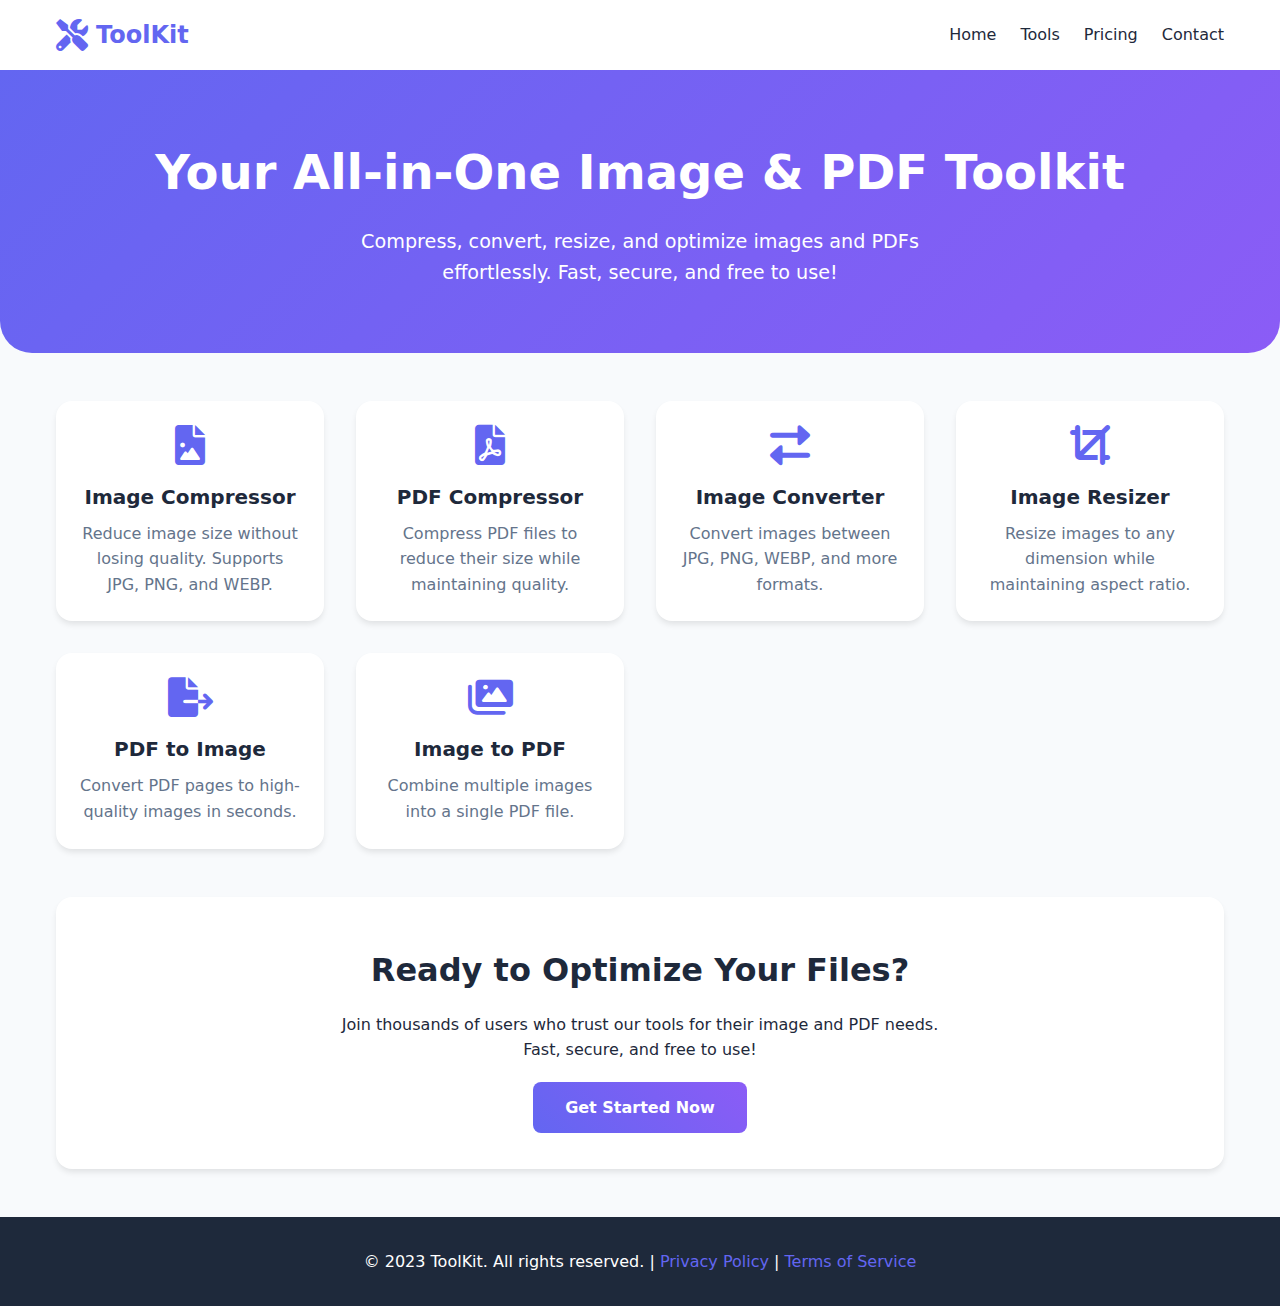
<file: index.html>
<!DOCTYPE html>
<html lang="en">
<head>
    <meta charset="UTF-8">
    <meta name="viewport" content="width=device-width, initial-scale=1.0">
    <meta name="description" content="All-in-one online toolkit for images and PDFs. Compress, convert, resize, and optimize images and PDFs effortlessly.">
    <meta name="keywords" content="image compressor, PDF tools, image tools, online tools, compress images, optimize PDFs">
    <title>Image & PDF Tools | All-in-One Online Toolkit</title>
    <link rel="stylesheet" href="https://cdnjs.cloudflare.com/ajax/libs/font-awesome/6.0.0/css/all.min.css">
    <style>
        :root {
            --primary: #6366f1;
            --secondary: #4f46e5;
            --accent: #8b5cf6;
            --background: #f8fafc;
            --text: #1e293b;
            --shadow: 0 4px 6px -1px rgba(0, 0, 0, 0.1);
        }

        * {
            box-sizing: border-box;
            margin: 0;
            padding: 0;
        }

        body {
            font-family: 'Inter', system-ui, -apple-system, sans-serif;
            line-height: 1.6;
            background: var(--background);
            color: var(--text);
            min-height: 100vh;
        }

        .container {
            max-width: 1200px;
            margin: 0 auto;
            padding: 0 1rem;
        }

        header {
            background: white;
            box-shadow: var(--shadow);
            padding: 1rem 0;
        }

        .navbar {
            display: flex;
            justify-content: space-between;
            align-items: center;
        }

        .logo {
            font-size: 1.5rem;
            font-weight: 700;
            color: var(--primary);
            display: flex;
            align-items: center;
            gap: 0.5rem;
        }

        .logo i {
            font-size: 2rem;
        }

        .nav-links {
            display: flex;
            gap: 1.5rem;
        }

        .nav-links a {
            text-decoration: none;
            color: var(--text);
            font-weight: 500;
            transition: color 0.2s ease;
        }

        .nav-links a:hover {
            color: var(--primary);
        }

        .hero {
            text-align: center;
            padding: 4rem 0;
            background: linear-gradient(135deg, var(--primary), var(--accent));
            color: white;
            border-radius: 0 0 2rem 2rem;
            margin-bottom: 2rem;
        }

        .hero h1 {
            font-size: 3rem;
            margin-bottom: 1rem;
        }

        .hero p {
            font-size: 1.2rem;
            max-width: 600px;
            margin: 0 auto;
        }

        .tools-grid {
            display: grid;
            grid-template-columns: repeat(auto-fit, minmax(250px, 1fr));
            gap: 2rem;
            margin: 3rem 0;
        }

        .tool-card {
            background: white;
            border-radius: 1rem;
            padding: 1.5rem;
            box-shadow: var(--shadow);
            text-align: center;
            transition: transform 0.2s ease;
        }

        .tool-card:hover {
            transform: translateY(-5px);
        }

        .tool-card i {
            font-size: 2.5rem;
            color: var(--primary);
            margin-bottom: 1rem;
        }

        .tool-card h3 {
            font-size: 1.25rem;
            margin-bottom: 0.5rem;
        }

        .tool-card p {
            color: #64748b;
        }

        .cta-section {
            background: white;
            padding: 3rem;
            text-align: center;
            border-radius: 1rem;
            box-shadow: var(--shadow);
            margin: 3rem 0;
        }

        .cta-section h2 {
            font-size: 2rem;
            margin-bottom: 1rem;
        }

        .cta-section p {
            max-width: 600px;
            margin: 0 auto 2rem;
        }

        .cta-button {
            background: linear-gradient(45deg, var(--primary), var(--accent));
            color: white;
            padding: 1rem 2rem;
            border-radius: 0.5rem;
            text-decoration: none;
            font-weight: 600;
            transition: transform 0.2s ease;
        }

        .cta-button:hover {
            transform: translateY(-2px);
        }

        footer {
            background: var(--text);
            color: white;
            padding: 2rem 0;
            text-align: center;
            margin-top: 3rem;
        }

        footer a {
            color: var(--primary);
            text-decoration: none;
        }

        @media (max-width: 768px) {
            .nav-links {
                display: none;
            }

            .hero h1 {
                font-size: 2rem;
            }

            .hero p {
                font-size: 1rem;
            }

            .tools-grid {
                grid-template-columns: 1fr;
            }

            .cta-section {
                padding: 2rem 1rem;
            }
        }
    </style>
</head>
<body>
    <header>
        <div class="container">
            <nav class="navbar">
                <div class="logo">
                    <i class="fas fa-tools"></i>
                    ToolKit
                </div>
                <div class="nav-links">
                    <a href="#">Home</a>
                    <a href="#">Tools</a>
                    <a href="#">Pricing</a>
                    <a href="#">Contact</a>
                </div>
            </nav>
        </div>
    </header>

    <section class="hero">
        <div class="container">
            <h1>Your All-in-One Image & PDF Toolkit</h1>
            <p>Compress, convert, resize, and optimize images and PDFs effortlessly. Fast, secure, and free to use!</p>
        </div>
    </section>

    <div class="container">
        <section class="tools-grid">
            <div class="tool-card" onclick="window.open('/Tools/img-compress.html','_blank');" style="cursor: pointer;">
                <i class="fas fa-file-image"></i>
                <h3>Image Compressor</h3>
                <p>Reduce image size without losing quality. Supports JPG, PNG, and WEBP.</p>
            </div>

            <div class="tool-card"  onclick="window.open('/Tools/pdf-compressor.html','_blank');" style="cursor: pointer;">
                <i class="fas fa-file-pdf"></i>
                <h3>PDF Compressor</h3>
                <p>Compress PDF files to reduce their size while maintaining quality.</p>
            </div>
             <div class="tool-card" onclick="window.open('/Tools/img-converter.html','_blank');" style="cursor: pointer;">
                <i class="fas fa-exchange-alt"></i>
                <h3>Image Converter</h3>
                <p>Convert images between JPG, PNG, WEBP, and more formats.</p>
            </div>
            <div class="tool-card" onclick="window.open('/Tools/img-resizer.html','_blank');" style="cursor: pointer;">
                <i class="fas fa-crop"></i>
                <h3>Image Resizer</h3>
                <p>Resize images to any dimension while maintaining aspect ratio.</p>
            </div>
            <div class="tool-card" onclick="window.open('/Tools/pdf-img.html','_blank');" style="cursor: pointer;">
                <i class="fas fa-file-export"></i>
                <h3>PDF to Image</h3>
                <p>Convert PDF pages to high-quality images in seconds.</p>
            </div>
           <div class="tool-card" onclick="window.open('/Tools/img-pdf.html','_blank');" style="cursor: pointer;">
                <i class="fas fa-images"></i>
                <h3>Image to PDF</h3>
                <p>Combine multiple images into a single PDF file.</p>
            </div>
        </section>

        <section class="cta-section">
            <h2>Ready to Optimize Your Files?</h2>
            <p>Join thousands of users who trust our tools for their image and PDF needs. Fast, secure, and free to use!</p>
            <a href="#" class="cta-button">Get Started Now</a>
        </section>
    </div>

    <footer>
        <div class="container">
            <p>&copy; 2023 ToolKit. All rights reserved. | <a href="#">Privacy Policy</a> | <a href="#">Terms of Service</a></p>
        </div>
    </footer>
</body>
</html>
</file>
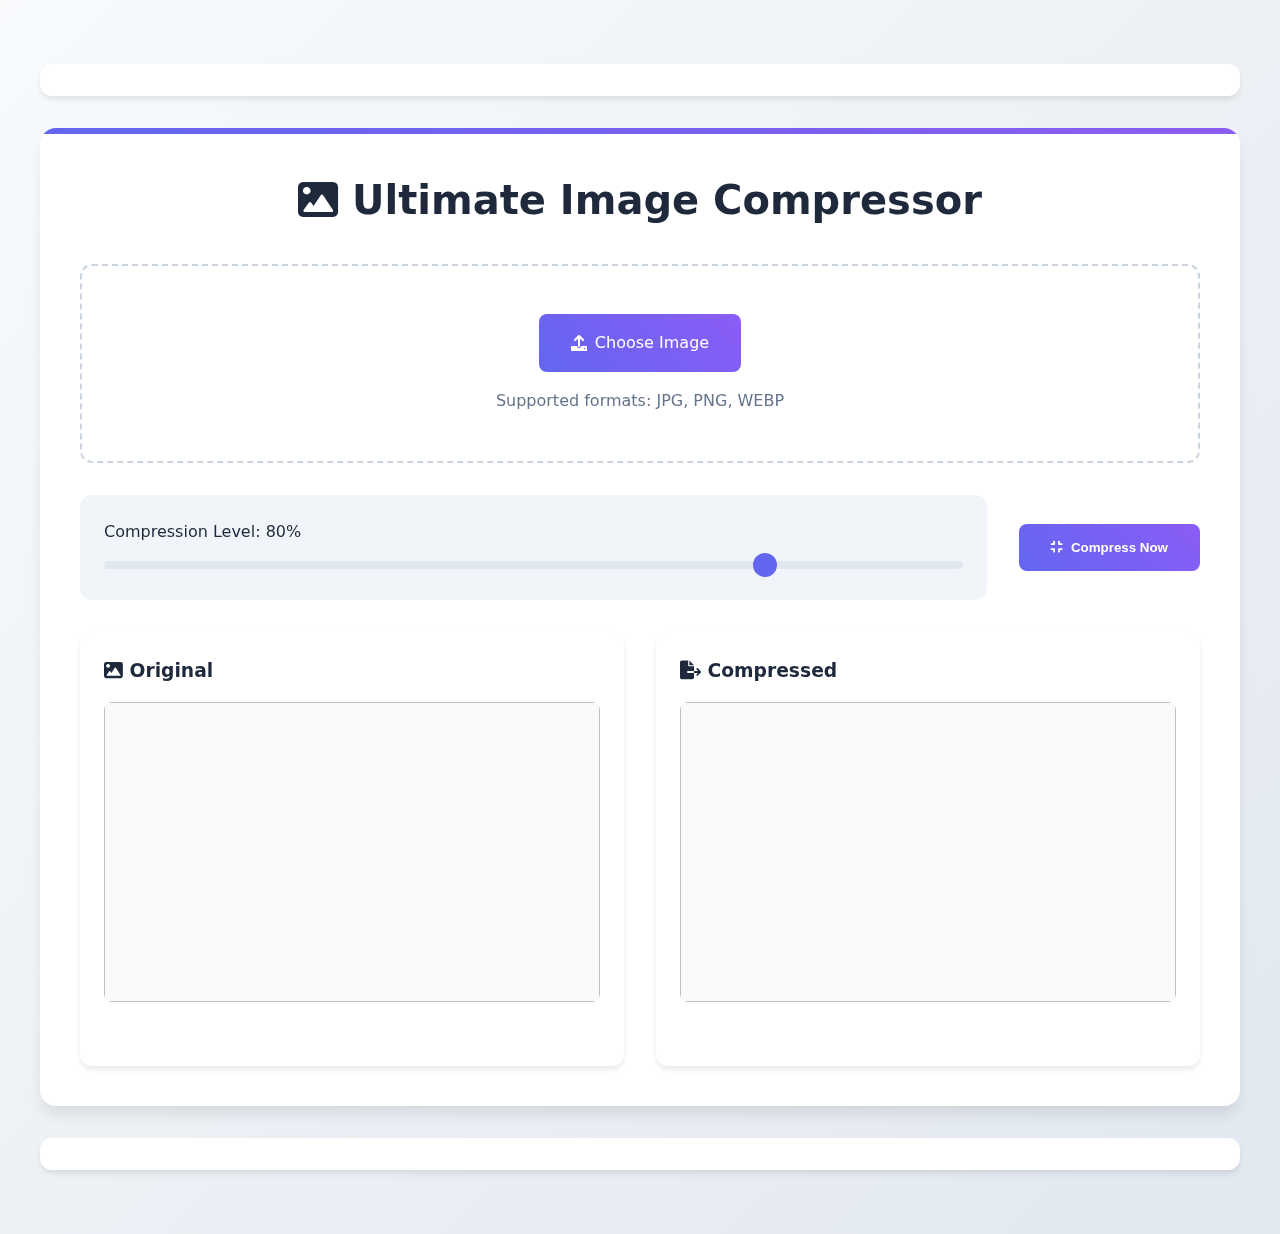
<file: img-compress.html>
<!DOCTYPE html>
<html lang="en">
<head>
    <meta charset="UTF-8">
    <meta name="viewport" content="width=device-width, initial-scale=1.0">
    <meta name="description" content="Compress images online for free with our responsive image compression tool. Optimize JPG, PNG, and WEBP images while maintaining quality.">
    <meta name="keywords" content="image compressor, optimize images, reduce image size, online image compression">
    <title>Ultimate Image Compressor | Optimize Images Online</title>
    <script async src="https://pagead2.googlesyndication.com/pagead/js/adsbygoogle.js?client=ca-pub-8670806101233381"
     crossorigin="anonymous"></script>
    <link rel="stylesheet" href="https://cdnjs.cloudflare.com/ajax/libs/font-awesome/6.0.0/css/all.min.css">
    <link rel="stylesheet" href="style.css">
</head>
<body>
    <div class="container">
        <div class="ad-banner" id="ad-top">
            <!-- Replace with your AdSense code -->
            <!-- Image Compressor -->
        <ins class="adsbygoogle"
             style="display:block"
             data-ad-client="ca-pub-8670806101233381"
             data-ad-slot="3147800292"
             data-ad-format="auto"
             data-full-width-responsive="true"></ins>
        </div>

        <main class="tool-container">
            <h1><i class="fas fa-image"></i> Ultimate Image Compressor</h1>
            
            <div class="input-group">
                <label class="custom-file-input">
                    <i class="fas fa-upload"></i>
                    Choose Image
                    <input type="file" id="imageInput" accept="image/*">
                </label>
                <p style="margin-top: 1rem; color: #64748b;">Supported formats: JPG, PNG, WEBP</p>
            </div>

            <div class="compression-controls">
                <div class="quality-container">
                    <label>Compression Level: <span id="qualityValue">80</span>%</label>
                    <input type="range" id="qualitySlider" class="quality-slider" 
                           min="10" max="100" value="80">
                </div>
                <button id="compressBtn">
                    <i class="fas fa-compress"></i>
                    Compress Now
                </button>
            </div>

            <div class="image-preview">
                <div class="preview-card">
                    <h3><i class="fas fa-image"></i> Original</h3>
                    <img id="originalPreview" class="preview-image">
                    <div class="stats" id="originalStats"></div>
                </div>
                <div class="preview-card">
                    <h3><i class="fas fa-file-export"></i> Compressed</h3>
                    <img id="compressedPreview" class="preview-image">
                    <div class="stats" id="compressedStats"></div>
                    <a id="downloadLink">
                        <button style="width: 100%;">
                            <i class="fas fa-download"></i>
                            Download Compressed Image
                        </button>
                    </a>
                </div>
            </div>
        </main>

        <div class="ad-banner" id="ad-side">
            <!-- Replace with your AdSense code -->
            <ins class="adsbygoogle"
             style="display:block"
             data-ad-client="ca-pub-8670806101233381"
             data-ad-slot="3147800292"
             data-ad-format="auto"
             data-full-width-responsive="true"></ins>
        </div>
    </div>

    <script>
        const imageInput = document.getElementById('imageInput');
        const qualitySlider = document.getElementById('qualitySlider');
        const qualityValue = document.getElementById('qualityValue');
        const compressBtn = document.getElementById('compressBtn');
        const downloadLink = document.getElementById('downloadLink');

        // Update quality value display
        qualitySlider.addEventListener('input', () => {
            qualityValue.textContent = qualitySlider.value;
        });

        // Compression handler
        compressBtn.addEventListener('click', async () => {
            if (!imageInput.files[0]) {
                alert('Please select an image first!');
                return;
            }

            compressBtn.disabled = true;
            compressBtn.innerHTML = '<i class="fas fa-spinner fa-spin"></i> Compressing...';

            try {
                const file = imageInput.files[0];
                const quality = qualitySlider.value / 100;
                const compressedFile = await compressImage(file, quality);
                
                displayCompressedImage(compressedFile);
                updateDownloadLink(compressedFile);
            } catch (error) {
                alert('Error: ' + error.message);
            } finally {
                compressBtn.disabled = false;
                compressBtn.innerHTML = '<i class="fas fa-compress"></i> Compress Now';
            }
        });

        // Image compression function
        function compressImage(file, quality) {
            return new Promise((resolve, reject) => {
                const reader = new FileReader();
                reader.onload = (e) => {
                    const img = new Image();
                    img.onload = () => {
                        const canvas = document.createElement('canvas');
                        const ctx = canvas.getContext('2d');
                        
                        canvas.width = img.width;
                        canvas.height = img.height;
                        ctx.drawImage(img, 0, 0);
                        
                        canvas.toBlob((blob) => {
                            resolve(new File([blob], `compressed_${file.name}`, {
                                type: 'image/jpeg',
                                lastModified: Date.now()
                            }));
                        }, 'image/jpeg', quality);
                    };
                    img.onerror = reject;
                    img.src = e.target.result;
                };
                reader.onerror = reject;
                reader.readAsDataURL(file);
            });
        }

        // Update download link
        function updateDownloadLink(compressedFile) {
            const url = URL.createObjectURL(compressedFile);
            downloadLink.href = url;
            downloadLink.download = compressedFile.name;
            downloadLink.style.display = 'block';
        }

        // Display compressed image
        function displayCompressedImage(compressedFile) {
            const url = URL.createObjectURL(compressedFile);
            document.getElementById('compressedPreview').src = url;
            document.getElementById('compressedStats').textContent = 
                `Size: ${formatBytes(compressedFile.size)}`;
        }

        // File size formatter
        function formatBytes(bytes) {
            const units = ['B', 'KB', 'MB', 'GB'];
            let i = 0;
            while (bytes >= 1024 && i < units.length - 1) {
                bytes /= 1024;
                i++;
            }
            return `${bytes.toFixed(2)} ${units[i]}`;
        }

        // Initial image preview
        imageInput.addEventListener('change', function(e) {
            const file = e.target.files[0];
            if (file) {
                const url = URL.createObjectURL(file);
                document.getElementById('originalPreview').src = url;
                document.getElementById('originalStats').textContent = 
                    `Size: ${formatBytes(file.size)}`;
                downloadLink.style.display = 'none';
            }
        });

        // Initialize AdSense
        (adsbygoogle = window.adsbygoogle || []).push({});
    </script>
</body>
</html>
</file>
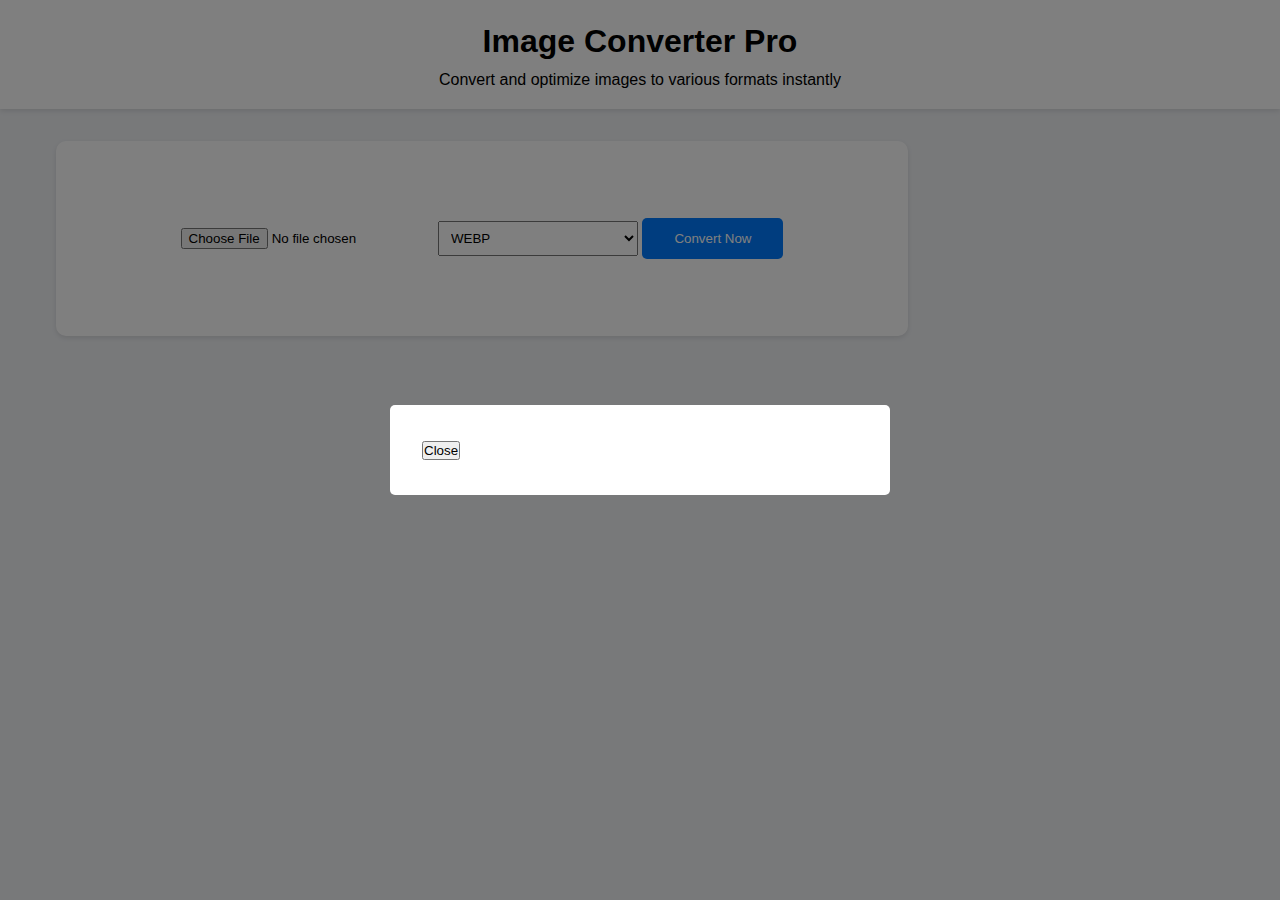
<file: img-converter.html>
<!DOCTYPE html>
<html lang="en">
<head>
    <meta charset="UTF-8">
    <meta name="viewport" content="width=device-width, initial-scale=1.0">
    <title>Image Converter Pro | Online Image Optimization Tool</title>
    <meta name="description" content="Free online image converter tool supporting multiple formats. Optimize and convert images to WebP, JPEG, PNG with SEO-friendly compression.">
    <meta name="keywords" content="image converter, optimize images, webp converter, image compression, online tool">
    <meta property="og:title" content="Image Converter Pro">
    <meta property="og:description" content="Free online image optimization and conversion tool supporting multiple formats">
    
    <!-- Google AdSense Script (Replace with your own) -->
    <script async src="https://pagead2.googlesyndication.com/pagead/js/adsbygoogle.js?client=ca-pub-8670806101233381"
     crossorigin="anonymous"></script>

    <style>
        /* Base Styles */
        * {
            box-sizing: border-box;
            margin: 0;
            padding: 0;
        }

        body {
            font-family: 'Arial', sans-serif;
            line-height: 1.6;
            background: #f0f2f5;
        }

        /* Header */
        .header {
            background: #ffffff;
            padding: 1rem;
            box-shadow: 0 2px 5px rgba(0,0,0,0.1);
            text-align: center;
        }

        /* Main Container */
        .container {
            max-width: 1200px;
            margin: 2rem auto;
            padding: 0 1rem;
            display: grid;
            grid-template-columns: 3fr 1fr;
            gap: 2rem;
        }

        /* Conversion Section */
        .converter-section {
            background: white;
            padding: 2rem;
            border-radius: 10px;
            box-shadow: 0 2px 5px rgba(0,0,0,0.1);
        }

        /* Ad Sections */
        .ad-section {
            margin: 1rem 0;
            text-align: center;
        }

        /* Responsive Design */
        @media (max-width: 768px) {
            .container {
                grid-template-columns: 1fr;
            }
        }

        /* Modal Styles */
        .modal {
            display: none;
            position: fixed;
            top: 0;
            left: 0;
            width: 100%;
            height: 100%;
            background: rgba(0,0,0,0.5);
            justify-content: center;
            align-items: center;
            z-index: 1000;
        }

        .modal-content {
            background: white;
            padding: 2rem;
            border-radius: 5px;
            width: 90%;
            max-width: 500px;
        }

        /* Conversion Interface */
        .converter-interface {
            margin: 2rem 0;
            text-align: center;
        }

        input[type="file"] {
            margin: 1rem 0;
        }

        .format-selector {
            padding: 0.5rem;
            margin: 1rem 0;
            width: 200px;
        }

        .convert-btn {
            background: #007bff;
            color: white;
            padding: 0.8rem 2rem;
            border: none;
            border-radius: 5px;
            cursor: pointer;
            transition: background 0.3s;
        }

        .convert-btn:hover {
            background: #0056b3;
        }
    </style>
</head>
<body>
    <!-- Ad Configuration Modal -->
    <div id="configModal" class="modal">
        <div class="modal-content">
             <ins class="adsbygoogle"
             style="display:block"
             data-ad-client="ca-pub-8670806101233381"
             data-ad-slot="3147800292"
             data-ad-format="auto"
             data-full-width-responsive="true"></ins>
            <button onclick="closeModal()">Close</button>
        </div>
    </div>

    <header class="header">
        <h1>Image Converter Pro</h1>
        <p>Convert and optimize images to various formats instantly</p>
    </header>

    <div class="container">
        <main class="converter-section">
            <div class="ad-section">
                <!-- Ad Unit 1 -->
                <ins class="adsbygoogle"
             style="display:block"
             data-ad-client="ca-pub-8670806101233381"
             data-ad-slot="3147800292"
             data-ad-format="auto"
             data-full-width-responsive="true"></ins>
                <script>
                    (adsbygoogle = window.adsbygoogle || []).push({});
                </script>
            </div>

            <div class="converter-interface">
                <input type="file" id="imageInput" accept="image/*">
                <select class="format-selector" id="formatSelect">
                    <option value="webp">WEBP</option>
                    <option value="jpeg">JPEG</option>
                    <option value="png">PNG</option>
                </select>
                <button class="convert-btn" onclick="convertImage()">Convert Now</button>
            </div>

            <div class="conversion-status" id="status"></div>
            <div class="gallery" id="gallery"></div>

            <div class="ad-section">
                <!-- Ad Unit 2 -->
                <ins class="adsbygoogle"
             style="display:block"
             data-ad-client="ca-pub-8670806101233381"
             data-ad-slot="3147800292"
             data-ad-format="auto"
             data-full-width-responsive="true"></ins>
                <script>
                    (adsbygoogle = window.adsbygoogle || []).push({});
                </script>
            </div>
        </main>

        <aside class="sidebar">
            <div class="ad-section">
                <!-- Vertical Ad Unit -->
               <ins class="adsbygoogle"
             style="display:block"
             data-ad-client="ca-pub-8670806101233381"
             data-ad-slot="3147800292"
             data-ad-format="auto"
             data-full-width-responsive="true"></ins>
                <script>
                    (adsbygoogle = window.adsbygoogle || []).push({});
                </script>
            </div>
        </aside>
    </div>

    <script>
        // Modal Handling
        window.onload = function() {
            document.getElementById('configModal').style.display = 'flex';
        }

        function closeModal() {
            document.getElementById('configModal').style.display = 'none';
        }

        function saveAdConfig() {
            const adUnitId = document.getElementById('adsenseId').value;
            // Store in localStorage and update ad units
            localStorage.setItem('adConfig', adUnitId);
            closeModal();
        }

        // Image Conversion Logic
        async function convertImage() {
            const input = document.getElementById('imageInput');
            const format = document.getElementById('formatSelect').value;
            const status = document.getElementById('status');
            
            if (!input.files[0]) {
                status.innerHTML = "Please select an image first!";
                return;
            }

            status.innerHTML = "Processing image...";
            
            const reader = new FileReader();
            reader.onload = async function(e) {
                const img = new Image();
                img.src = e.target.result;
                
                img.onload = function() {
                    const canvas = document.createElement('canvas');
                    canvas.width = img.width;
                    canvas.height = img.height;
                    
                    const ctx = canvas.getContext('2d');
                    ctx.drawImage(img, 0, 0);
                    
                    canvas.toBlob(function(blob) {
                        const url = URL.createObjectURL(blob);
                        const link = document.createElement('a');
                        link.download = `converted-image.${format}`;
                        link.href = url;
                        link.click();
                        status.innerHTML = "Conversion complete!";
                    }, `image/${format}`, 0.8);
                };
            };
            reader.readAsDataURL(input.files[0]);
        }

        // Initialize AdSense
        window.onload = function() {
            const storedConfig = localStorage.getItem('adConfig');
            if (!storedConfig) {
                document.getElementById('configModal').style.display = 'flex';
            }
        }
    </script>
</body>
</html>
</file>
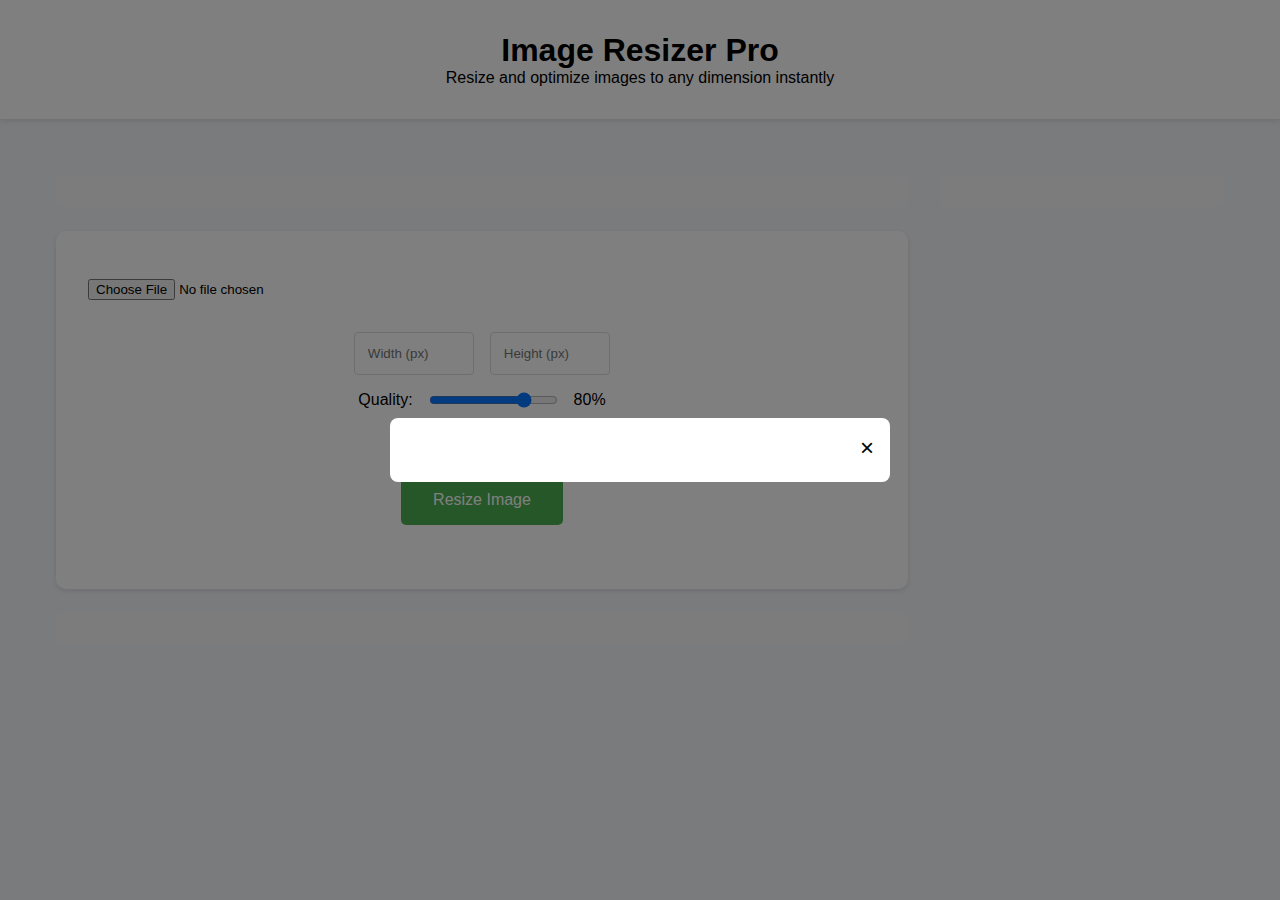
<file: img-resizer.html>
<!DOCTYPE html>
<html lang="en">
<head>
    <meta charset="UTF-8">
    <meta name="viewport" content="width=device-width, initial-scale=1.0">
    <title>Image Resizer Pro | Online Image Size Optimization Tool</title>
    <meta name="description" content="Free online image resizer tool. Resize and optimize images to any dimension with SEO-friendly compression. Supports JPG, PNG, and WebP formats.">
    <meta name="keywords" content="image resizer, resize images, image optimizer, online photo resizer, image compression">
    <meta property="og:title" content="Image Resizer Pro">
    <meta property="og:description" content="Free online image resizing and optimization tool">

    <!-- Google AdSense Script -->
     <script async src="https://pagead2.googlesyndication.com/pagead/js/adsbygoogle.js?client=ca-pub-8670806101233381"
     crossorigin="anonymous"></script>

    <style>
        * {
            box-sizing: border-box;
            margin: 0;
            padding: 0;
        }

        body {
            font-family: 'Arial', sans-serif;
            background: #f5f6fa;
        }

        .header {
            background: #ffffff;
            padding: 2rem;
            text-align: center;
            box-shadow: 0 2px 5px rgba(0,0,0,0.1);
        }

        .container {
            max-width: 1200px;
            margin: 2rem auto;
            padding: 0 1rem;
            display: grid;
            grid-template-columns: 3fr 1fr;
            gap: 2rem;
        }

        /* Resizer Interface Styles */
        .resizer-box {
            background: #ffffff;
            padding: 2rem;
            border-radius: 10px;
            box-shadow: 0 2px 5px rgba(0,0,0,0.1);
        }

        .ad-section {
            margin: 1.5rem 0;
            text-align: center;
            padding: 1rem;
            background: #f8f9fa;
            border-radius: 8px;
        }

        /* Modal Styles */
        .modal {
            display: none;
            position: fixed;
            top: 0;
            left: 0;
            width: 100%;
            height: 100%;
            background: rgba(0,0,0,0.5);
            justify-content: center;
            align-items: center;
            z-index: 1000;
        }

        .modal-content {
            background: white;
            padding: 2rem;
            border-radius: 8px;
            width: 90%;
            max-width: 500px;
            position: relative;
        }

        .close-btn {
            position: absolute;
            top: 1rem;
            right: 1rem;
            cursor: pointer;
            font-size: 1.5rem;
        }

        /* Responsive Design */
        @media (max-width: 768px) {
            .container {
                grid-template-columns: 1fr;
            }
            
            .resizer-box {
                padding: 1rem;
            }
        }

        /* Input Styles */
        .dimension-inputs {
            display: flex;
            gap: 1rem;
            justify-content: center;
            margin: 1rem 0;
        }

        input[type="number"] {
            padding: 0.8rem;
            width: 120px;
            border: 1px solid #ddd;
            border-radius: 4px;
        }

        .quality-control {
            margin: 1rem 0;
            display: flex;
            align-items: center;
            gap: 1rem;
            justify-content: center;
        }

        #resizeBtn {
            background: #4CAF50;
            color: white;
            padding: 1rem 2rem;
            border: none;
            border-radius: 5px;
            cursor: pointer;
            font-size: 1rem;
            transition: background 0.3s;
        }

        #resizeBtn:hover {
            background: #45a049;
        }
    </style>
</head>
<body>
    <!-- Ad Modal -->
    <div id="adModal" class="modal">
        <div class="modal-content">
            <span class="close-btn" onclick="closeAdModal()">&times;</span>
            <!-- Ad Unit for Modal -->
            
           <ins class="adsbygoogle"
             style="display:block"
             data-ad-client="ca-pub-8670806101233381"
             data-ad-slot="1234567890"
             data-ad-format="auto"
             data-full-width-responsive="true"></ins>
            <script>
                (adsbygoogle = window.adsbygoogle || []).push({});
            </script>
        </div>
    </div>

    <header class="header">
        <h1>Image Resizer Pro</h1>
        <p>Resize and optimize images to any dimension instantly</p>
    </header>

    <div class="container">
        <main>
            <div class="ad-section">
                <!-- Top Ad Unit -->
                
                 <ins class="adsbygoogle"
             style="display:block"
             data-ad-client="ca-pub-8670806101233381"
             data-ad-slot="0987654321"
             data-ad-format="auto"
             data-full-width-responsive="true"></ins>
                <script>
                    (adsbygoogle = window.adsbygoogle || []).push({});
                </script>
            </div>

            <div class="resizer-box">
                <input type="file" id="imageInput" accept="image/*" style="margin: 1rem 0;">
                
                <div class="dimension-inputs">
                    <input type="number" id="width" placeholder="Width (px)">
                    <input type="number" id="height" placeholder="Height (px)">
                </div>

                <div class="quality-control">
                    <label>Quality:</label>
                    <input type="range" id="quality" min="0.1" max="1" step="0.1" value="0.8">
                    <span id="qualityValue">80%</span>
                </div>

                <div style="text-align: center;">
                    <label>
                        <input type="checkbox" id="maintainAspect" checked> Maintain Aspect Ratio
                    </label>
                </div>

                <div style="text-align: center; margin: 2rem 0;">
                    <button id="resizeBtn" onclick="resizeImage()">Resize Image</button>
                </div>

                <div id="previewContainer" style="display: none;">
                    <h3>Preview:</h3>
                    <canvas id="previewCanvas"></canvas>
                </div>
            </div>

            <div class="ad-section">
                <!-- Bottom Ad Unit -->
             
                 <ins class="adsbygoogle"
             style="display:block"
             data-ad-client="ca-pub-8670806101233381"
             data-ad-slot="1122334455"
             data-ad-format="auto"
             data-full-width-responsive="true"></ins>
                <script>
                    (adsbygoogle = window.adsbygoogle || []).push({});
                </script>
            </div>
        </main>

        <aside>
            <div class="ad-section">
                <!-- Sidebar Ad Unit -->
               <ins class="adsbygoogle"
             style="display:block"
             data-ad-client="ca-pub-8670806101233381"
             data-ad-slot="5566778899"
             data-ad-format="auto"
             data-full-width-responsive="true"></ins>
               
                <script>
                    (adsbygoogle = window.adsbygoogle || []).push({});
                </script>
            </div>
        </aside>
    </div>

    <script>
        // Initialize Ad Modal
        window.onload = function() {
            document.getElementById('adModal').style.display = 'flex';
            initializeAdsense();
        }

        function closeAdModal() {
            document.getElementById('adModal').style.display = 'none';
        }

        function initializeAdsense() {
            // Initialize all ad units
            (adsbygoogle = window.adsbygoogle || []).push({});
        }

        // Image Resizing Logic
        let originalAspectRatio = 0;

        document.getElementById('imageInput').addEventListener('change', function(e) {
            const reader = new FileReader();
            reader.onload = function(event) {
                const img = new Image();
                img.onload = function() {
                    originalAspectRatio = img.width / img.height;
                    document.getElementById('width').value = img.width;
                    document.getElementById('height').value = img.height;
                };
                img.src = event.target.result;
            };
            reader.readAsDataURL(e.target.files[0]);
        });

        document.getElementById('maintainAspect').addEventListener('change', function() {
            if(this.checked && originalAspectRatio) {
                const width = document.getElementById('width').value;
                document.getElementById('height').value = Math.round(width / originalAspectRatio);
            }
        });

        document.getElementById('quality').addEventListener('input', function() {
            document.getElementById('qualityValue').textContent = 
                `${Math.round(this.value * 100)}%`;
        });

        function resizeImage() {
            const fileInput = document.getElementById('imageInput');
            const width = parseInt(document.getElementById('width').value);
            const height = parseInt(document.getElementById('height').value);
            const quality = parseFloat(document.getElementById('quality').value);

            if(!fileInput.files[0]) {
                alert('Please select an image first!');
                return;
            }

            const reader = new FileReader();
            reader.onload = function(event) {
                const img = new Image();
                img.onload = function() {
                    const canvas = document.getElementById('previewCanvas');
                    const ctx = canvas.getContext('2d');
                    
                    canvas.width = width;
                    canvas.height = height;
                    ctx.drawImage(img, 0, 0, width, height);

                    // Show preview
                    document.getElementById('previewContainer').style.display = 'block';

                    // Convert to Blob and download
                    canvas.toBlob(function(blob) {
                        const url = URL.createObjectURL(blob);
                        const a = document.createElement('a');
                        a.download = `resized-image-${width}x${height}.jpg`;
                        a.href = url;
                        a.click();
                    }, 'image/jpeg', quality);
                };
                img.src = event.target.result;
            };
            reader.readAsDataURL(fileInput.files[0]);
        }
    </script>
</body>
</html>
</file>
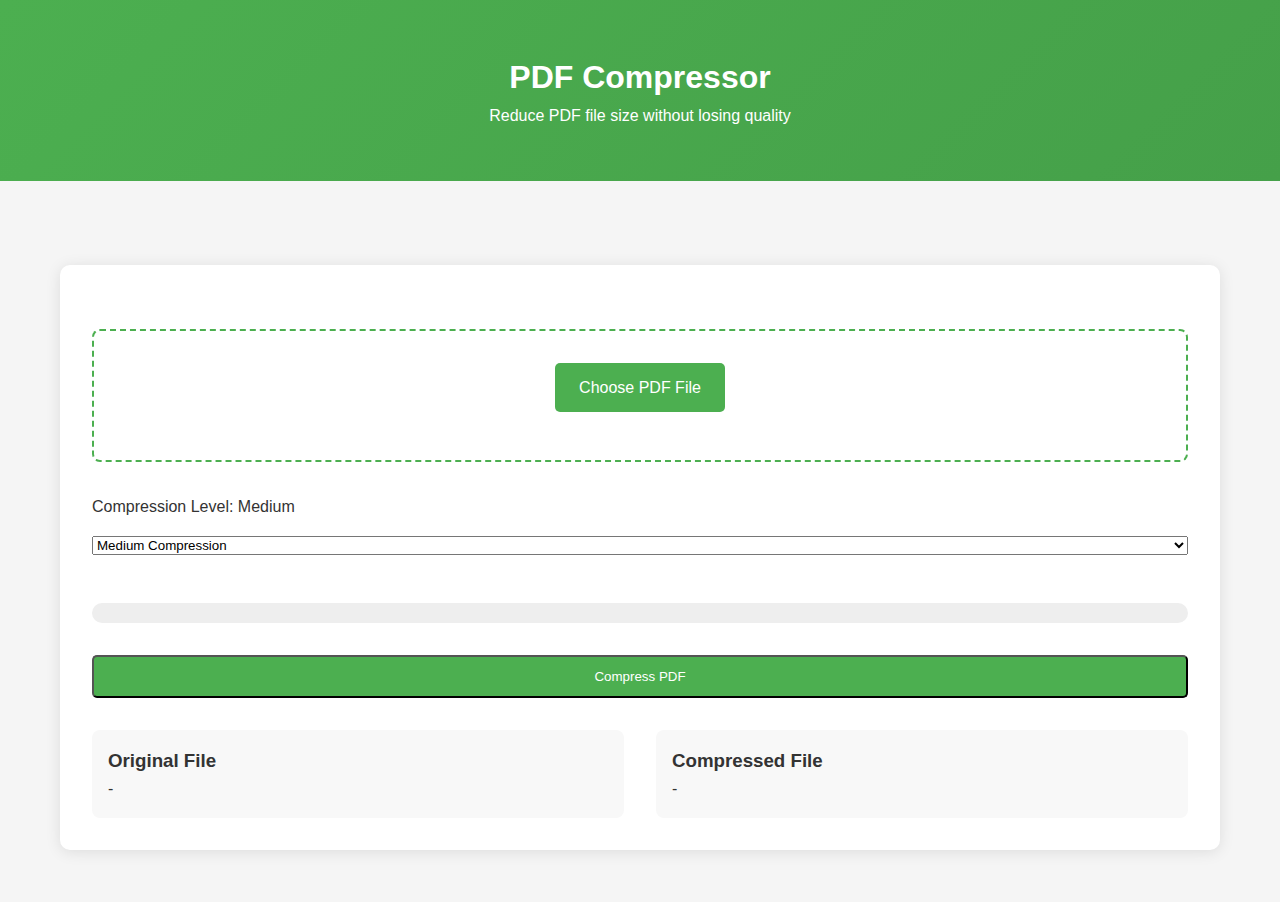
<file: pdf-compress.html>
<!DOCTYPE html>
<html lang="en">
<head>
    <meta charset="UTF-8">
    <meta name="viewport" content="width=device-width, initial-scale=1.0">
    <meta name="description" content="Compress PDF files online for free. Reduce PDF file size while maintaining quality. Secure and fast PDF compression tool.">
    <meta name="keywords" content="PDF compressor, reduce PDF size, PDF optimization, online PDF tools">
    <title>Online PDF Compressor | Reduce PDF File Size</title>
    <link rel="canonical" href="https://yourdomain.com/pdf-compressor">
      <script async src="https://pagead2.googlesyndication.com/pagead/js/adsbygoogle.js?client=ca-pub-8670806101233381"
     crossorigin="anonymous"></script>
    <style>
        :root {
            --primary: #4CAF50;
            --secondary: #45a049;
            --background: #f5f5f5;
            --text: #333;
        }

        * {
            box-sizing: border-box;
            margin: 0;
            padding: 0;
        }

        body {
            font-family: 'Arial', sans-serif;
            line-height: 1.6;
            background-color: var(--background);
            color: var(--text);
        }

        .container {
            max-width: 1200px;
            margin: 0 auto;
            padding: 20px;
        }

        .header {
            text-align: center;
            padding: 2rem 0;
            background: linear-gradient(135deg, var(--primary), var(--secondary));
            color: white;
        }

        .tool-container {
            background: white;
            padding: 2rem;
            border-radius: 10px;
            box-shadow: 0 2px 15px rgba(0,0,0,0.1);
            margin: 2rem 0;
        }

        .ad-section {
            margin: 2rem 0;
            text-align: center;
        }

        .file-upload {
            border: 2px dashed var(--primary);
            padding: 2rem;
            text-align: center;
            margin: 2rem 0;
            border-radius: 8px;
            transition: all 0.3s ease;
        }

        .file-upload:hover {
            background-color: rgba(76, 175, 80, 0.1);
        }

        input[type="file"] {
            display: none;
        }

        .custom-file-input {
            background-color: var(--primary);
            color: white;
            padding: 12px 24px;
            border-radius: 5px;
            cursor: pointer;
            display: inline-block;
            transition: background-color 0.3s;
        }

        .custom-file-input:hover {
            background-color: var(--secondary);
        }

        .compression-controls {
            margin: 2rem 0;
            display: grid;
            gap: 1rem;
        }

        .quality-slider {
            width: 100%;
            margin: 1rem 0;
        }

        .preview-section {
            display: grid;
            grid-template-columns: 1fr 1fr;
            gap: 2rem;
            margin-top: 2rem;
        }

        .preview-card {
            padding: 1rem;
            border-radius: 8px;
            background: #f8f8f8;
        }

        .progress-bar {
            width: 100%;
            height: 20px;
            background-color: #eee;
            border-radius: 10px;
            margin: 1rem 0;
            overflow: hidden;
        }

        .progress {
            width: 0%;
            height: 100%;
            background-color: var(--primary);
            transition: width 0.3s ease;
        }

        @media (max-width: 768px) {
            .preview-section {
                grid-template-columns: 1fr;
            }
        }
    </style>
</head>
<body>
    <header class="header">
        <div class="container">
            <h1>PDF Compressor</h1>
            <p>Reduce PDF file size without losing quality</p>
        </div>
    </header>

    <div class="ad-section">
        <!-- Google AdSense Header Ad -->
        <ins class="adsbygoogle"
             style="display:block"
             data-ad-client="ca-pub-8670806101233381"
             data-ad-slot="3147800292"
             data-ad-format="auto"
             data-full-width-responsive="true"></ins>
        <script>
             (adsbygoogle = window.adsbygoogle || []).push({});
        </script>
    </div>

    <div class="container">
        <main class="tool-container">
            <div class="file-upload">
                <label class="custom-file-input">
                    Choose PDF File
                    <input type="file" id="pdfInput" accept=".pdf">
                </label>
                <p id="fileName" style="margin-top: 1rem;"></p>
            </div>

            <div class="compression-controls">
                <div>
                    <label>Compression Level: <span id="compressionValue">Medium</span></label>
                    <select id="compressionLevel" class="quality-slider">
                        <option value="low">Low Compression</option>
                        <option value="medium" selected>Medium Compression</option>
                        <option value="high">High Compression</option>
                    </select>
                </div>
                
                <div class="progress-bar">
                    <div class="progress" id="compressionProgress"></div>
                </div>

                <button class="custom-file-input" id="compressBtn">Compress PDF</button>
            </div>

            <div class="preview-section">
                <div class="preview-card">
                    <h3>Original File</h3>
                    <p id="originalSize">-</p>
                </div>
                <div class="preview-card">
                    <h3>Compressed File</h3>
                    <p id="compressedSize">-</p>
                    <a id="downloadLink" style="display: none;">
                        <button class="custom-file-input">Download PDF</button>
                    </a>
                </div>
            </div>
        </main>

        <div class="ad-section">
            <!-- Google AdSense Footer Ad -->
           <ins class="adsbygoogle"
             style="display:block"
             data-ad-client="ca-pub-8670806101233381"
             data-ad-slot="3147800292"
             data-ad-format="auto"
             data-full-width-responsive="true"></ins>
            <script>
                 (adsbygoogle = window.adsbygoogle || []).push({});
            </script>
        </div>
    </div>

    <script>
        const pdfInput = document.getElementById('pdfInput');
        const compressionLevel = document.getElementById('compressionLevel');
        const compressionValue = document.getElementById('compressionValue');
        const compressBtn = document.getElementById('compressBtn');
        const progressBar = document.getElementById('compressionProgress');

        // Update compression level display
        compressionLevel.addEventListener('change', () => {
            compressionValue.textContent = compressionLevel.options[compressionLevel.selectedIndex].text;
        });

        // Handle file selection
        pdfInput.addEventListener('change', function(e) {
            const file = e.target.files[0];
            if (file) {
                document.getElementById('fileName').textContent = `Selected: ${file.name}`;
                document.getElementById('originalSize').textContent = `Size: ${formatBytes(file.size)}`;
            }
        });

        // Compression handler
        compressBtn.addEventListener('click', async () => {
            if (!pdfInput.files[0]) {
                alert('Please select a PDF file first!');
                return;
            }

            // Simulate compression progress
            compressBtn.disabled = true;
            let progress = 0;
            const progressInterval = setInterval(() => {
                progress += Math.random() * 10;
                progressBar.style.width = Math.min(progress, 100) + '%';
                if (progress >= 100) {
                    clearInterval(progressInterval);
                    handleCompressionComplete();
                }
            }, 200);
        });

        function handleCompressionComplete() {
            // Simulated compression results
            const originalSize = pdfInput.files[0].size;
            const compressionRatio = {
                low: 0.8,
                medium: 0.6,
                high: 0.4
            }[compressionLevel.value];

            const compressedSize = originalSize * compressionRatio;
            
            document.getElementById('compressedSize').textContent = `Size: ${formatBytes(compressedSize)}`;
            document.getElementById('downloadLink').style.display = 'block';
            compressBtn.disabled = false;
            progressBar.style.width = '0%';
        }

        function formatBytes(bytes) {
            const units = ['B', 'KB', 'MB', 'GB'];
            let i = 0;
            while (bytes >= 1024 && i < units.length - 1) {
                bytes /= 1024;
                i++;
            }
            return `${bytes.toFixed(2)} ${units[i]}`;
        }
    </script>
</body>
</html>
</file>
<file: style.css>
:root {
            --primary: #6366f1;
            --secondary: #4f46e5;
            --accent: #8b5cf6;
            --background: #f8fafc;
            --text: #1e293b;
        }

        * {
            box-sizing: border-box;
            margin: 0;
            padding: 0;
        }

        body {
            font-family: 'Inter', system-ui, -apple-system, sans-serif;
            line-height: 1.6;
            background: linear-gradient(135deg, #f8fafc 0%, #e2e8f0 100%);
            color: var(--text);
            min-height: 100vh;
            padding: 2rem;
        }

        .container {
            max-width: 1200px;
            margin: 0 auto;
        }

        .ad-banner {
            text-align: center;
            margin: 2rem 0;
            background: white;
            padding: 1rem;
            border-radius: 12px;
            box-shadow: 0 4px 6px -1px rgba(0, 0, 0, 0.1);
        }

        .tool-container {
            background: white;
            padding: 2.5rem;
            border-radius: 16px;
            box-shadow: 0 10px 15px -3px rgba(0, 0, 0, 0.1);
            margin: 2rem 0;
            position: relative;
            overflow: hidden;
        }

        .tool-container::before {
            content: '';
            position: absolute;
            top: 0;
            left: 0;
            right: 0;
            height: 6px;
            background: linear-gradient(90deg, var(--primary), var(--accent));
        }

        h1 {
            font-size: 2.5rem;
            color: var(--text);
            margin-bottom: 2rem;
            text-align: center;
            position: relative;
        }

        .input-group {
            margin: 2rem 0;
            border: 2px dashed #cbd5e1;
            border-radius: 12px;
            padding: 3rem;
            text-align: center;
            transition: all 0.3s ease;
        }

        .input-group:hover {
            border-color: var(--primary);
            background: #f1f5f9;
        }

        input[type="file"] {
            opacity: 0;
            position: absolute;
            z-index: -1;
        }

        .custom-file-input {
            background: linear-gradient(45deg, var(--primary), var(--accent));
            color: white;
            padding: 1rem 2rem;
            border-radius: 8px;
            cursor: pointer;
            display: inline-flex;
            align-items: center;
            gap: 0.5rem;
            transition: transform 0.2s ease;
        }

        .custom-file-input:hover {
            transform: translateY(-2px);
        }

        .compression-controls {
            display: grid;
            grid-template-columns: 1fr auto;
            gap: 2rem;
            margin: 2rem 0;
            align-items: center;
        }

        .quality-container {
            background: #f1f5f9;
            padding: 1.5rem;
            border-radius: 12px;
        }

        .quality-slider {
            width: 100%;
            margin-top: 1rem;
            -webkit-appearance: none;
            height: 8px;
            background: #e2e8f0;
            border-radius: 4px;
        }

        .quality-slider::-webkit-slider-thumb {
            -webkit-appearance: none;
            width: 24px;
            height: 24px;
            background: var(--primary);
            border-radius: 50%;
            cursor: pointer;
            transition: all 0.2s ease;
        }

        button {
            background: linear-gradient(45deg, var(--primary), var(--accent));
            color: white;
            border: none;
            padding: 1rem 2rem;
            border-radius: 8px;
            cursor: pointer;
            font-weight: 600;
            transition: all 0.2s ease;
            display: inline-flex;
            align-items: center;
            gap: 0.5rem;
        }

        button:hover {
            transform: translateY(-2px);
            box-shadow: 0 4px 6px -1px rgba(99, 102, 241, 0.3);
        }

        .image-preview {
            display: grid;
            grid-template-columns: 1fr 1fr;
            gap: 2rem;
            margin-top: 2rem;
        }

        .preview-card {
            background: white;
            border-radius: 12px;
            padding: 1.5rem;
            box-shadow: 0 4px 6px -1px rgba(0, 0, 0, 0.1);
        }

        .preview-image {
            width: 100%;
            height: 300px;
            object-fit: contain;
            border-radius: 8px;
            background: #f8fafc;
            margin: 1rem 0;
        }

        .stats {
            display: flex;
            justify-content: space-between;
            margin-top: 1rem;
            color: #64748b;
            font-size: 0.9em;
        }

        #downloadLink {
            display: none;
            margin-top: 1rem;
            animation: fadeIn 0.3s ease;
        }

        @keyframes fadeIn {
            from { opacity: 0; transform: translateY(10px); }
            to { opacity: 1; transform: translateY(0); }
        }

        @media (max-width: 768px) {
            .image-preview {
                grid-template-columns: 1fr;
            }
            
            .compression-controls {
                grid-template-columns: 1fr;
            }
            
            .tool-container {
                padding: 1.5rem;
            }
        }
</file>
